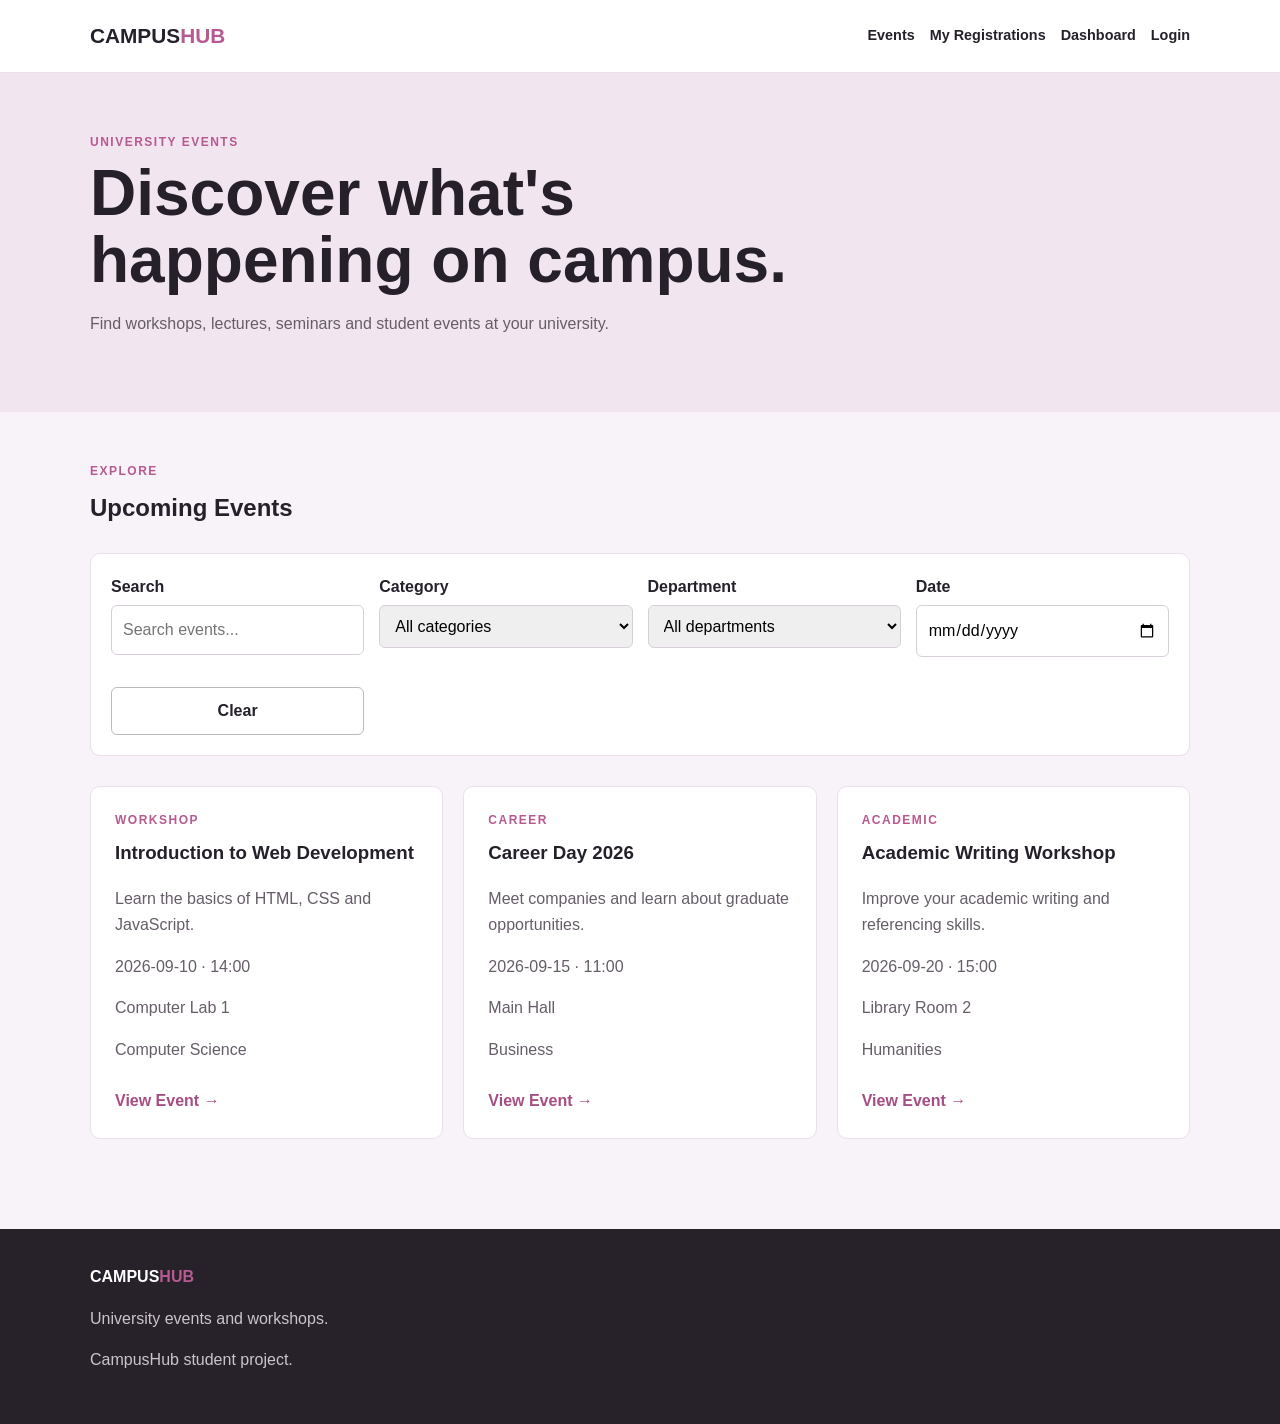
<file: index.html>
<!DOCTYPE html>
<html lang="en">

<head>

    <meta charset="UTF-8">

    <meta
        name="viewport"
        content="width=device-width, initial-scale=1.0"
    >

    <title>CampusHub - University Events</title>

    <link
        rel="stylesheet"
        href="css/style.css"
    >

</head>


<body>


<header class="site-header">

    <nav class="navbar">

        <a
            href="index.html"
            class="logo"
        >
            CAMPUS<span>HUB</span>
        </a>


        <div class="nav-links">

            <a href="index.html">
                Events
            </a>

            <a href="pages/my-registrations.html">
                My Registrations
            </a>

            <a href="pages/dashboard.html">
                Dashboard
            </a>

            <a href="pages/login.html">
                Login
            </a>

        </div>

    </nav>

</header>


<main>


<section class="hero">

    <div class="container">

        <p class="eyebrow">
            UNIVERSITY EVENTS
        </p>

        <h1>
            Discover what's happening
            on campus.
        </h1>

        <p class="hero-text">
            Find workshops, lectures, seminars
            and student events at your university.
        </p>

    </div>

</section>


<section class="events-section">

    <div class="container">


        <div class="section-header">

            <div>

                <p class="eyebrow">
                    EXPLORE
                </p>

                <h2>
                    Upcoming Events
                </h2>

            </div>

        </div>


        <form id="filterForm" class="filter-form">


            <div class="form-group">

                <label for="search">
                    Search
                </label>

                <input
                    type="search"
                    id="search"
                    placeholder="Search events..."
                >

            </div>


            <div class="form-group">

                <label for="category">
                    Category
                </label>

                <select id="category">

                    <option value="">
                        All categories
                    </option>

                </select>

            </div>


            <div class="form-group">

                <label for="department">
                    Department
                </label>

                <select id="department">

                    <option value="">
                        All departments
                    </option>

                </select>

            </div>


            <div class="form-group">

                <label for="date">
                    Date
                </label>

                <input
                    type="date"
                    id="date"
                >

            </div>


            <button
                type="button"
                id="clearFilters"
                class="secondary-button"
            >
                Clear
            </button>


        </form>


        <div
            id="eventList"
            class="event-grid"
        >

        </div>


        <p
            id="noEvents"
            class="no-events"
        >
            No events found.
        </p>


    </div>

</section>


</main>


<footer class="site-footer">

    <div class="container">

        <div class="footer-content">

            <div>

                <strong class="footer-logo">
                    CAMPUS<span>HUB</span>
                </strong>

                <p>
                    University events and workshops.
                </p>

            </div>

        </div>


        <p class="copyright">
            CampusHub student project.
        </p>

    </div>

</footer>


<script src="https://code.jquery.com/jquery-3.7.1.min.js"></script>

<script src="js/data.js"></script>
<script src="js/storage.js"></script>
<script src="js/app.js"></script>


<script>

$(document).ready(function () {


    let events = getEvents();


    const categorySelect =
        $("#category");


    const departmentSelect =
        $("#department");


    /*
       Create category options
    */

    const categories =
        [
            ...new Set(
                events.map(
                    function (event) {
                        return event.category;
                    }
                )
            )
        ];


    categories.forEach(
        function (category) {

            categorySelect.append(

                $("<option>")
                    .val(category)
                    .text(category)

            );

        }
    );


    /*
       Create department options
    */

    const departments =
        [
            ...new Set(
                events.map(
                    function (event) {
                        return event.department;
                    }
                )
            )
        ];


    departments.forEach(
        function (department) {

            departmentSelect.append(

                $("<option>")
                    .val(department)
                    .text(department)

            );

        }
    );


    /*
       Display events
    */

    function displayEvents() {


        const search =
            $("#search")
                .val()
                .toLowerCase()
                .trim();


        const category =
            $("#category").val();


        const department =
            $("#department").val();


        const date =
            $("#date").val();


        const filteredEvents =
            events.filter(
                function (event) {


                    const matchesSearch =
                        event.title
                            .toLowerCase()
                            .includes(search) ||

                        event.description
                            .toLowerCase()
                            .includes(search);


                    const matchesCategory =
                        !category ||
                        event.category === category;


                    const matchesDepartment =
                        !department ||
                        event.department === department;


                    const matchesDate =
                        !date ||
                        event.date === date;


                    return (
                        matchesSearch &&
                        matchesCategory &&
                        matchesDepartment &&
                        matchesDate
                    );

                }
            );


        const list =
            $("#eventList");


        list.empty();


        $("#noEvents").hide();


        if (
            filteredEvents.length === 0
        ) {

            $("#noEvents").show();

            return;

        }


        filteredEvents.forEach(
            function (event) {


                const card =
                    $("<article>")
                        .addClass("event-card");


                card.append(

                    $("<p>")
                        .addClass("eyebrow")
                        .text(event.category)

                );


                card.append(

                    $("<h3>")
                        .text(event.title)

                );


                card.append(

                    $("<p>")
                        .addClass("event-description")
                        .text(event.description)

                );


                card.append(

                    $("<p>")
                        .addClass("event-meta")
                        .text(
                            event.date +
                            " · " +
                            event.time
                        )

                );


                card.append(

                    $("<p>")
                        .addClass("event-meta")
                        .text(
                            event.location
                        )

                );


                card.append(

                    $("<p>")
                        .addClass("event-meta")
                        .text(
                            event.department
                        )

                );


                card.append(

                    $("<a>")
                        .addClass("event-link")
                        .attr(
                            "href",
                            "pages/event.html?id=" +
                            event.id
                        )
                        .text(
                            "View Event →"
                        )

                );


                list.append(card);

            }
        );

    }


    /*
       Filters update immediately
    */

    $("#search").on(
        "input",
        displayEvents
    );


    $("#category").on(
        "change",
        displayEvents
    );


    $("#department").on(
        "change",
        displayEvents
    );


    $("#date").on(
        "change",
        displayEvents
    );


    /*
       Clear filters
    */

    $("#clearFilters").on(
        "click",
        function () {

            $("#search").val("");

            $("#category").val("");

            $("#department").val("");

            $("#date").val("");

            displayEvents();

        }
    );


    /*
       Initial display
    */

    displayEvents();

});

</script>


</body>

</html>
</file>
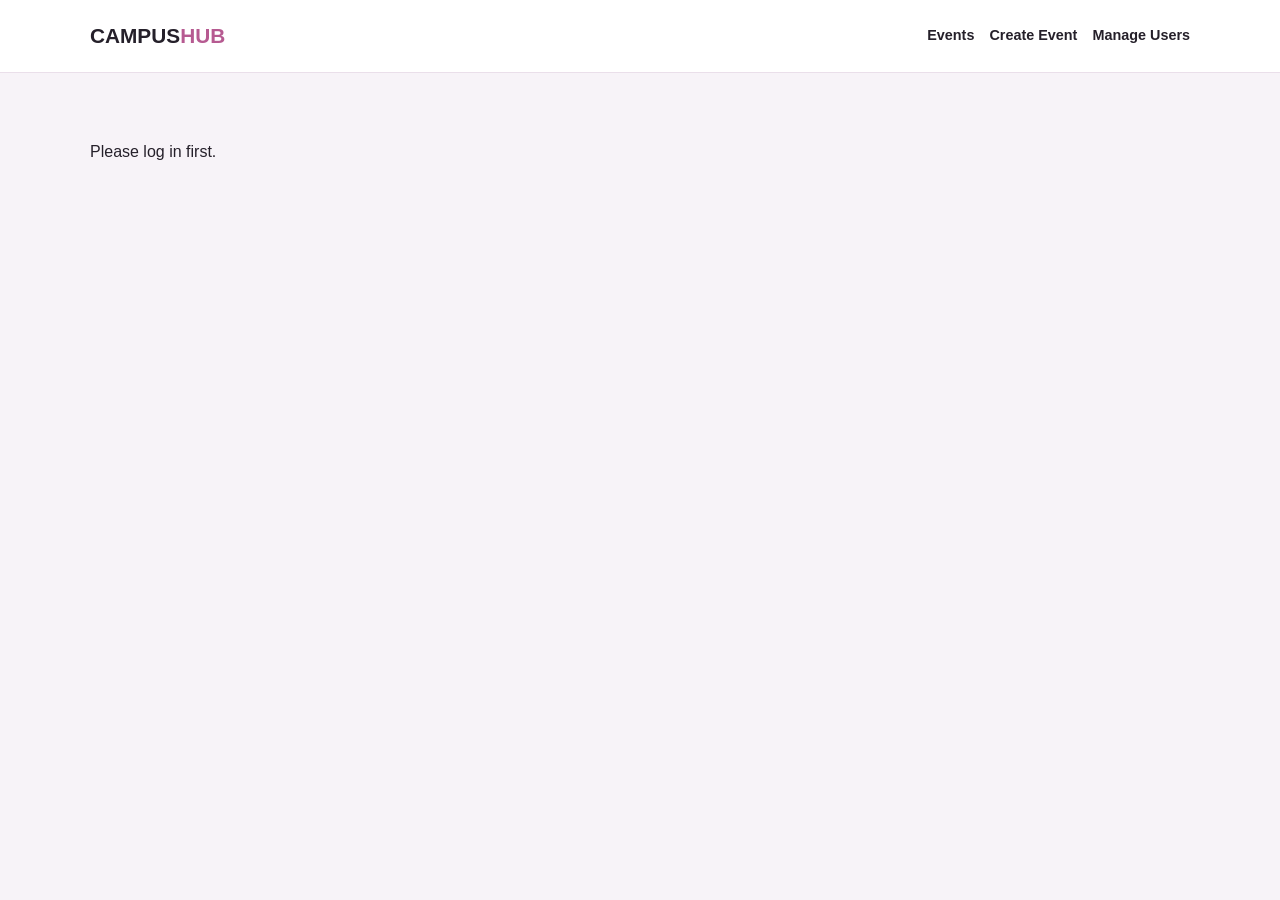
<file: pages/dashboard.html>
<!DOCTYPE html>
<html lang="en">

<head>
    <meta charset="UTF-8">

    <meta
        name="viewport"
        content="width=device-width, initial-scale=1.0"
    >

    <title>Dashboard - CampusHub</title>

    <link
        rel="stylesheet"
        href="../css/style.css"
    >
</head>

<body>

<header class="site-header">

    <nav class="navbar">

        <a
            href="../index.html"
            class="logo"
        >
            CAMPUS<span>HUB</span>
        </a>

        <div class="nav-links">

            <a href="../index.html">
                Events
            </a>

            <a
                href="event-form.html"
                id="createEventLink"
            >
                Create Event
            </a>

            <a
                href="users.html"
                id="adminUsersLink"
            >
                Manage Users
            </a>

        </div>

    </nav>

</header>


<main>

<section class="events-section">

<div class="container">

    <p class="eyebrow">
        DASHBOARD
    </p>

    <h1 id="dashboardTitle">
        My Events
    </h1>


    <div
        id="dashboardEvents"
        class="event-grid"
    ></div>

</div>

</section>

</main>


<script src="https://code.jquery.com/jquery-3.7.1.min.js"></script>

<script src="../js/security.js"></script>
<script src="../js/data.js"></script>
<script src="../js/storage.js"></script>
<script src="../js/events.js"></script>


<script>

$(document).ready(function () {

    const user =
        getCurrentUser();


    if (
        user.role !== "student" &&
        user.role !== "admin"
    ) {

        $("main").html(
            $("<section>")
                .addClass(
                    "events-section"
                )
                .append(
                    $("<div>")
                        .addClass(
                            "container"
                        )
                        .append(
                            $("<p>")
                                .text(
                                    "Please log in first."
                                )
                        )
                )
        );

        return;

    }


    if (
        user.role !== "admin"
    ) {

        $("#adminUsersLink").hide();

    } else {

        $("#dashboardTitle").text(
            "All Events"
        );

    }


    const events =
        getEvents();


    const displayedEvents =
        user.role === "admin"
            ? events
            : events.filter(
                function (event) {

                    return (
                        event.ownerUsername ===
                        user.username
                    );

                }
            );


    const container =
        $("#dashboardEvents");


    if (
        displayedEvents.length === 0
    ) {

        container.append(
            $("<p>")
                .text(
                    "No events found."
                )
        );

        return;

    }


    displayedEvents.forEach(
        function (event) {

            const card =
                $("<article>")
                    .addClass(
                        "event-card"
                    );


            $("<p>")
                .addClass("eyebrow")
                .text(event.category)
                .appendTo(card);


            $("<h2>")
                .text(event.title)
                .appendTo(card);


            $("<p>")
                .text(
                    event.date +
                    " · " +
                    event.time
                )
                .appendTo(card);


            $("<p>")
                .text(
                    "Created by: " +
                    event.ownerUsername
                )
                .appendTo(card);


            $("<a>")
                .addClass(
                    "secondary-button"
                )
                .attr(
                    "href",
                    "event-form.html?id=" +
                    event.id
                )
                .text("Edit")
                .appendTo(card);


            const remove =
                $("<button>")
                    .addClass(
                        "danger-button"
                    )
                    .text("Delete");


            remove.on(
                "click",
                function () {

                    if (
                        !confirm(
                            "Delete this event?"
                        )
                    ) {
                        return;
                    }


                    if (
                        deleteEvent(
                            event.id
                        )
                    ) {

                        window.location.reload();

                    }

                }
            );


            card.append(remove);

            container.append(card);

        }
    );

});

</script>

</body>
</html>
</file>
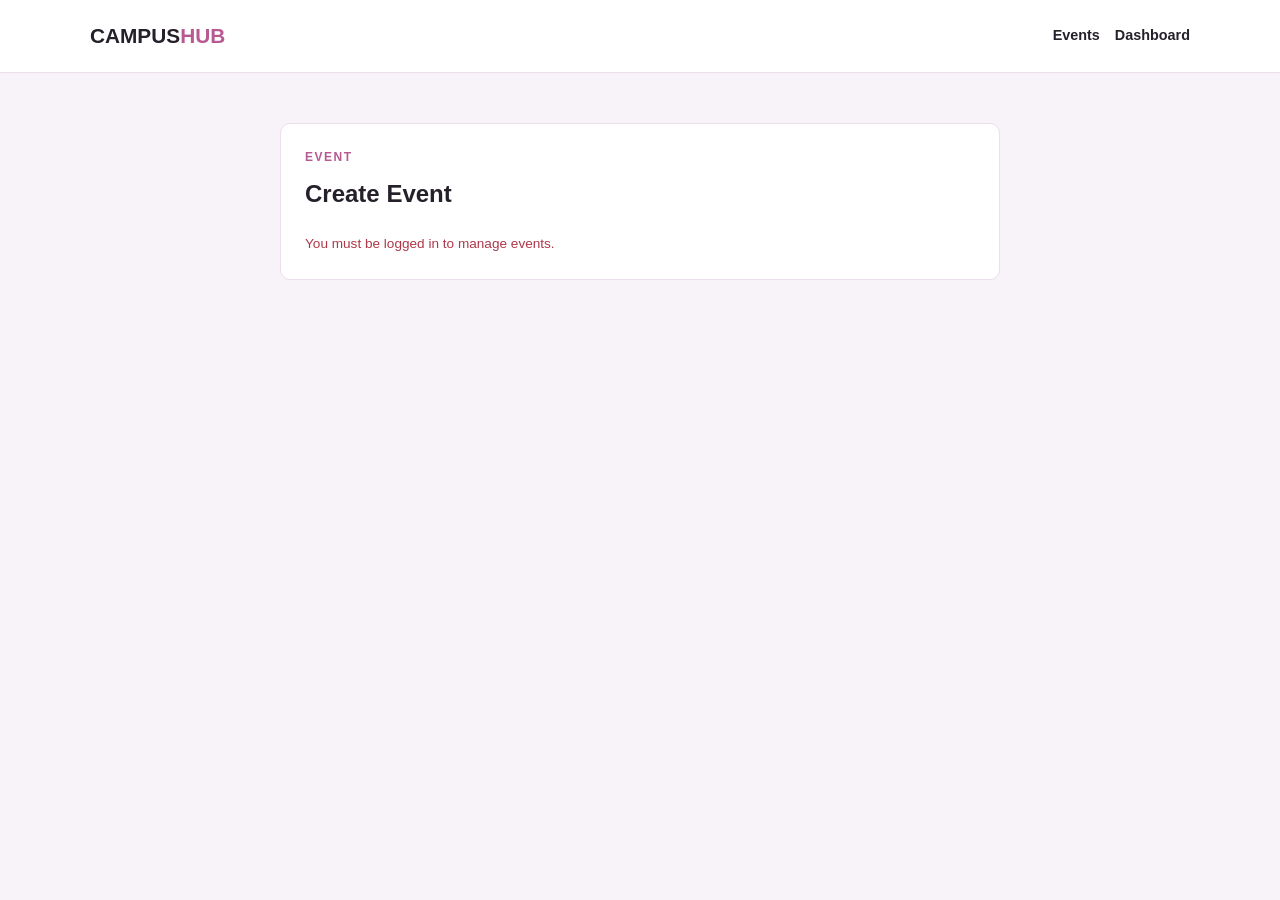
<file: pages/event-form.html>
<!DOCTYPE html>
<html lang="en">

<head>
    <meta charset="UTF-8">

    <meta
        name="viewport"
        content="width=device-width, initial-scale=1.0"
    >

    <title>Event Form - CampusHub</title>

    <link
        rel="stylesheet"
        href="../css/style.css"
    >
</head>

<body>

<header class="site-header">

    <nav class="navbar">

        <a
            href="../index.html"
            class="logo"
        >
            CAMPUS<span>HUB</span>
        </a>

        <div class="nav-links">

            <a href="../index.html">
                Events
            </a>

            <a href="dashboard.html">
                Dashboard
            </a>

        </div>

    </nav>

</header>


<main>

<section class="events-section">

<div class="container">

<div class="form-card">

    <p class="eyebrow">
        EVENT
    </p>

    <h1 id="formTitle">
        Create Event
    </h1>


    <p
        id="accessError"
        class="form-error"
    ></p>


    <form
        id="eventForm"
        novalidate
    >

        <div class="form-group">

            <label for="title">
                Event Title
            </label>

            <input
                type="text"
                id="title"
                maxlength="100"
                required
            >

            <p
                id="titleError"
                class="form-error"
            ></p>

        </div>


        <div class="form-group">

            <label for="description">
                Description
            </label>

            <textarea
                id="description"
                maxlength="500"
                required
            ></textarea>

            <p
                id="descriptionError"
                class="form-error"
            ></p>

        </div>


        <div class="form-group">

            <label for="date">
                Date
            </label>

            <input
                type="date"
                id="date"
                required
            >

            <p
                id="dateError"
                class="form-error"
            ></p>

        </div>


        <div class="form-group">

            <label for="time">
                Time
            </label>

            <input
                type="time"
                id="time"
                required
            >

            <p
                id="timeError"
                class="form-error"
            ></p>

        </div>


        <div class="form-group">

            <label for="location">
                Location
            </label>

            <input
                type="text"
                id="location"
                maxlength="100"
                required
            >

            <p
                id="locationError"
                class="form-error"
            ></p>

        </div>


        <div class="form-group">

            <label for="category">
                Category
            </label>

            <select
                id="category"
                required
            >

                <option value="">
                    Select Category
                </option>

                <option value="Workshop">
                    Workshop
                </option>

                <option value="Career">
                    Career
                </option>

                <option value="Social">
                    Social
                </option>

                <option value="Academic">
                    Academic
                </option>

            </select>

            <p
                id="categoryError"
                class="form-error"
            ></p>

        </div>


        <div class="form-group">

            <label for="department">
                Department
            </label>

            <select
                id="department"
                required
            >

                <option value="">
                    Select Department
                </option>

                <option value="Computer Science">
                    Computer Science
                </option>

                <option value="Business">
                    Business
                </option>

                <option value="Humanities">
                    Humanities
                </option>

                <option value="University">
                    University
                </option>

            </select>

            <p
                id="departmentError"
                class="form-error"
            ></p>

        </div>


        <p
            id="formError"
            class="form-error"
        ></p>


        <div class="form-actions">

            <button
                type="submit"
                class="primary-button"
            >
                Save Event
            </button>

            <a
                href="../index.html"
                class="secondary-button"
            >
                Cancel
            </a>

        </div>

    </form>

</div>

</div>

</section>

</main>


<script src="https://code.jquery.com/jquery-3.7.1.min.js"></script>

<script src="../js/security.js"></script>
<script src="../js/data.js"></script>
<script src="../js/storage.js"></script>
<script src="../js/events.js"></script>


<script>

$(document).ready(function () {

    const user =
        getCurrentUser();


    if (
        user.role !== "student" &&
        user.role !== "admin"
    ) {

        $("#eventForm").hide();

        $("#accessError").text(
            "You must be logged in to manage events."
        );

        return;

    }


    const params =
        new URLSearchParams(
            window.location.search
        );


    const eventId =
        params.get("id");


    let editingEvent = null;


    if (eventId) {

        editingEvent =
            getEvents().find(
                function (event) {

                    return (
                        String(event.id) ===
                        String(eventId)
                    );

                }
            );


        if (!editingEvent) {

            $("#eventForm").hide();

            $("#accessError").text(
                "Event not found."
            );

            return;

        }


        if (
            !canManageEvent(
                editingEvent,
                user
            )
        ) {

            $("#eventForm").hide();

            $("#accessError").text(
                "You cannot edit this event."
            );

            return;

        }


        $("#formTitle").text(
            "Edit Event"
        );


        $("#title").val(
            editingEvent.title
        );

        $("#description").val(
            editingEvent.description
        );

        $("#date").val(
            editingEvent.date
        );

        $("#time").val(
            editingEvent.time
        );

        $("#location").val(
            editingEvent.location
        );

        $("#category").val(
            editingEvent.category
        );

        $("#department").val(
            editingEvent.department
        );

    }


    $("#eventForm").on(
        "submit",
        function (event) {

            event.preventDefault();

            $(".form-error").text("");


            const rawTitle =
                $("#title").val();

            const rawDescription =
                $("#description").val();

            const rawLocation =
                $("#location").val();


            if (
                !isSafeInput(rawTitle) ||
                !isSafeInput(rawDescription) ||
                !isSafeInput(rawLocation)
            ) {

                $("#formError").text(
                    "Your input contains invalid code."
                );

                return;

            }


            const title =
                sanitizeInput(rawTitle);

            const description =
                sanitizeInput(
                    rawDescription
                );

            const location =
                sanitizeInput(
                    rawLocation
                );

            const date =
                $("#date").val();

            const time =
                $("#time").val();

            const category =
                $("#category").val();

            const department =
                $("#department").val();


            let valid = true;


            if (
                title.length < 3 ||
                title.length > 100
            ) {

                $("#titleError").text(
                    "Title must contain 3-100 characters."
                );

                valid = false;

            }


            if (
                description.length < 10 ||
                description.length > 500
            ) {

                $("#descriptionError").text(
                    "Description must contain 10-500 characters."
                );

                valid = false;

            }


            if (!date) {

                $("#dateError").text(
                    "Please select a date."
                );

                valid = false;

            }


            if (!time) {

                $("#timeError").text(
                    "Please select a time."
                );

                valid = false;

            }


            if (
                location.length < 2 ||
                location.length > 100
            ) {

                $("#locationError").text(
                    "Location must contain 2-100 characters."
                );

                valid = false;

            }


            if (!category) {

                $("#categoryError").text(
                    "Please select a category."
                );

                valid = false;

            }


            if (!department) {

                $("#departmentError").text(
                    "Please select a department."
                );

                valid = false;

            }


            if (!valid) {
                return;
            }


            const eventData = {
                title: title,
                description: description,
                date: date,
                time: time,
                location: location,
                category: category,
                department: department
            };


            let success;


            if (editingEvent) {

                success =
                    updateEvent(
                        editingEvent.id,
                        eventData
                    );

            } else {

                success =
                    createEvent(
                        eventData
                    );

            }


            if (!success) {

                $("#formError").text(
                    "Unable to save event."
                );

                return;

            }


            window.location.href =
                "../index.html";

        }
    );

});

</script>

</body>
</html>
</file>
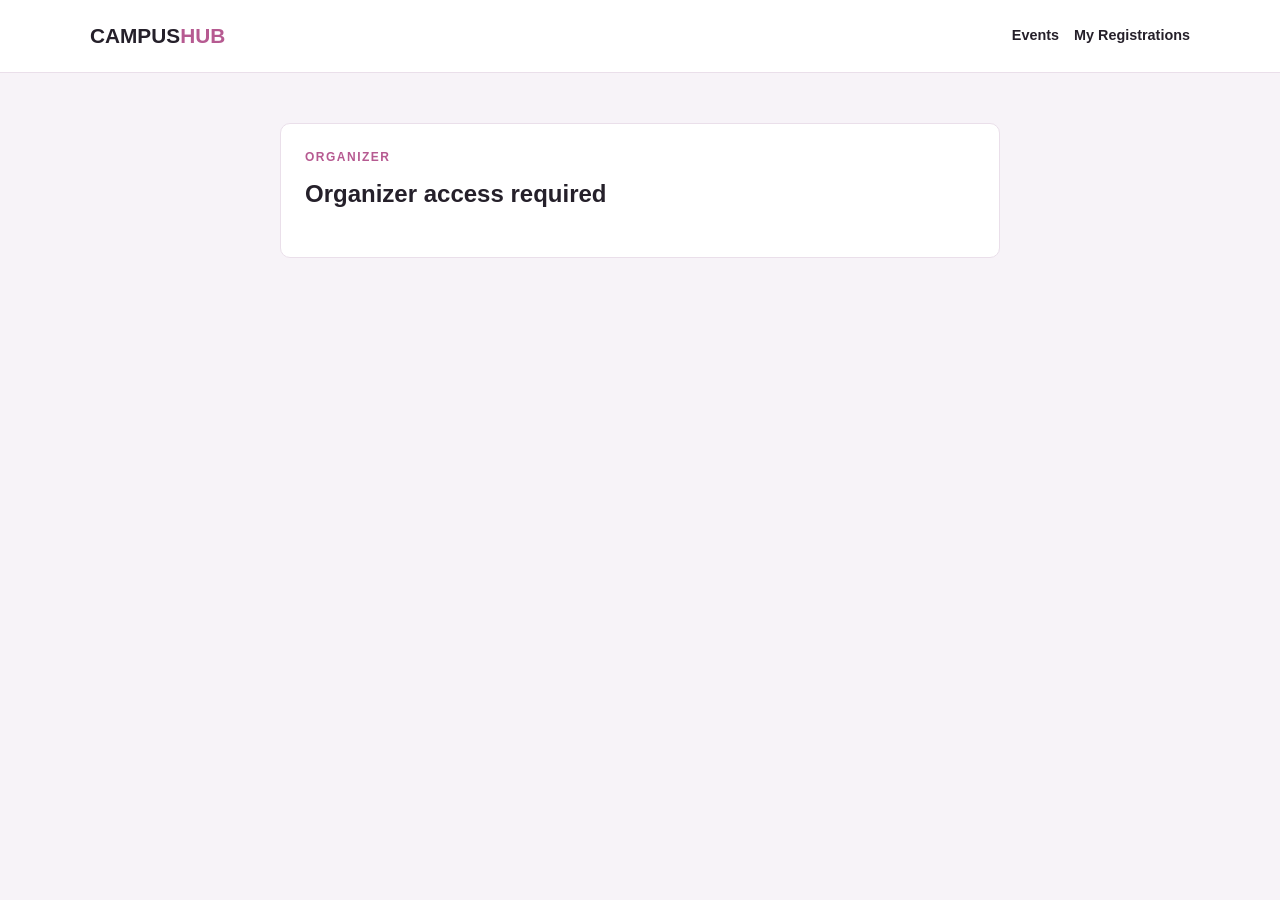
<file: pages/event.form.html>
<!DOCTYPE html>
<html lang="en">

<head>

    <meta charset="UTF-8">

    <meta
        name="viewport"
        content="width=device-width, initial-scale=1.0"
    >

    <title>Manage Event - Campus Hub</title>

    <link
        rel="stylesheet"
        href="../css/style.css"
    >

</head>


<body>


<header class="site-header">

    <nav class="navbar">

        <a
            href="../index.html"
            class="logo"
        >
            CAMPUS<span>HUB</span>
        </a>

        <div class="nav-links">

            <a href="../index.html">
                Events
            </a>

            <a href="my-registrations.html">
                My Registrations
            </a>

        </div>

    </nav>

</header>


<main>

    <section class="events-section">

        <div class="container">

            <div class="form-card">

                <p class="eyebrow">
                    ORGANIZER
                </p>

                <h1 id="formTitle">
                    Create Event
                </h1>


                <form id="eventForm">

                    <div class="form-group">

                        <label for="title">
                            Event title
                        </label>

                        <input
                            type="text"
                            id="title"
                            maxlength="100"
                            required
                        >

                        <span
                            class="form-error"
                            id="titleError"
                        ></span>

                    </div>


                    <div class="form-group">

                        <label for="description">
                            Description
                        </label>

                        <textarea
                            id="description"
                            maxlength="500"
                            required
                        ></textarea>

                        <span
                            class="form-error"
                            id="descriptionError"
                        ></span>

                    </div>


                    <div class="form-group">

                        <label for="date">
                            Date
                        </label>

                        <input
                            type="date"
                            id="date"
                            required
                        >

                        <span
                            class="form-error"
                            id="dateError"
                        ></span>

                    </div>


                    <div class="form-group">

                        <label for="time">
                            Time
                        </label>

                        <input
                            type="time"
                            id="time"
                            required
                        >

                        <span
                            class="form-error"
                            id="timeError"
                        ></span>

                    </div>


                    <div class="form-group">

                        <label for="location">
                            Location
                        </label>

                        <input
                            type="text"
                            id="location"
                            maxlength="100"
                            required
                        >

                        <span
                            class="form-error"
                            id="locationError"
                        ></span>

                    </div>


                    <div class="form-group">

                        <label for="category">
                            Category
                        </label>

                        <select
                            id="category"
                            required
                        >

                            <option value="">
                                Select category
                            </option>

                            <option value="Workshop">
                                Workshop
                            </option>

                            <option value="Seminar">
                                Seminar
                            </option>

                            <option value="Lecture">
                                Lecture
                            </option>

                            <option value="Social">
                                Social
                            </option>

                        </select>

                        <span
                            class="form-error"
                            id="categoryError"
                        ></span>

                    </div>


                    <div class="form-group">

                        <label for="department">
                            Department
                        </label>

                        <select
                            id="department"
                            required
                        >

                            <option value="">
                                Select department
                            </option>

                            <option value="Computer Science">
                                Computer Science
                            </option>

                            <option value="Business">
                                Business
                            </option>

                            <option value="Arts">
                                Arts
                            </option>

                            <option value="Library">
                                Library
                            </option>

                            <option value="International Office">
                                International Office
                            </option>

                        </select>

                        <span
                            class="form-error"
                            id="departmentError"
                        ></span>

                    </div>


                    <div class="form-actions">

                        <button
                            type="submit"
                            class="primary-button"
                        >
                            Save Event
                        </button>

                        <a
                            href="../index.html"
                            class="secondary-button event-link"
                        >
                            Cancel
                        </a>

                    </div>


                    <p
                        id="formMessage"
                        class="form-success"
                        aria-live="polite"
                    ></p>

                </form>

            </div>

        </div>

    </section>

</main>


<script src="https://code.jquery.com/jquery-3.7.1.min.js"></script>

<script src="../js/data.js"></script>
<script src="../js/storage.js"></script>
<script src="../js/app.js"></script>


<script>

$(document).ready(function () {

    if (currentUser.role !== "organizer") {

        $("#eventForm").hide();

        $("#formTitle")
            .text(
                "Organizer access required"
            );

        return;
    }


    const parameters =
        new URLSearchParams(
            window.location.search
        );


    const eventId =
        Number(
            parameters.get("id")
        );


    const editing =
        Boolean(eventId);


    if (editing) {

        $("#formTitle")
            .text("Edit Event");


        const event =
            events.find(function (item) {

                return item.id === eventId;

            });


        if (!event) {

            $("#formTitle")
                .text("Event not found");

            $("#eventForm").hide();

            return;
        }


        if (
            event.organizerId !==
            currentUser.id
        ) {

            $("#formTitle")
                .text(
                    "You cannot edit this event"
                );

            $("#eventForm").hide();

            return;
        }


        $("#title").val(event.title);

        $("#description")
            .val(event.description);

        $("#date").val(event.date);

        $("#time").val(event.time);

        $("#location")
            .val(event.location);

        $("#category")
            .val(event.category);

        $("#department")
            .val(event.department);

    }


    $("#eventForm").on(
        "submit",
        function (event) {

            event.preventDefault();


            $(".form-error").text("");

            let valid = true;


            const title =
                $("#title").val().trim();


            const description =
                $("#description")
                    .val()
                    .trim();


            const date =
                $("#date").val();


            const time =
                $("#time").val();


            const location =
                $("#location")
                    .val()
                    .trim();


            const category =
                $("#category").val();


            const department =
                $("#department").val();


            if (
                title.length < 3
            ) {

                $("#titleError")
                    .text(
                        "Title must be at least 3 characters."
                    );

                valid = false;
            }


            if (
                description.length < 10
            ) {

                $("#descriptionError")
                    .text(
                        "Description must be at least 10 characters."
                    );

                valid = false;
            }


            if (!date) {

                $("#dateError")
                    .text(
                        "Please select a date."
                    );

                valid = false;
            }


            if (!time) {

                $("#timeError")
                    .text(
                        "Please select a time."
                    );

                valid = false;
            }


            if (
                location.length < 2
            ) {

                $("#locationError")
                    .text(
                        "Please enter a location."
                    );

                valid = false;
            }


            if (!category) {

                $("#categoryError")
                    .text(
                        "Please select a category."
                    );

                valid = false;
            }


            if (!department) {

                $("#departmentError")
                    .text(
                        "Please select a department."
                    );

                valid = false;
            }


            if (!valid) {
                return;
            }


            const eventData = {

                title: title,

                description:
                    description,

                date: date,

                time: time,

                location:
                    location,

                category:
                    category,

                department:
                    department
            };


            if (editing) {

                updateEvent(
                    eventId,
                    eventData
                );

                $("#formMessage")
                    .text(
                        "Event updated successfully."
                    );

            } else {

                createEvent(
                    eventData
                );

                $("#formMessage")
                    .text(
                        "Event created successfully."
                    );

                $("#eventForm")[0].reset();

            }

        }
    );

});

</script>

</body>

</html>
</file>
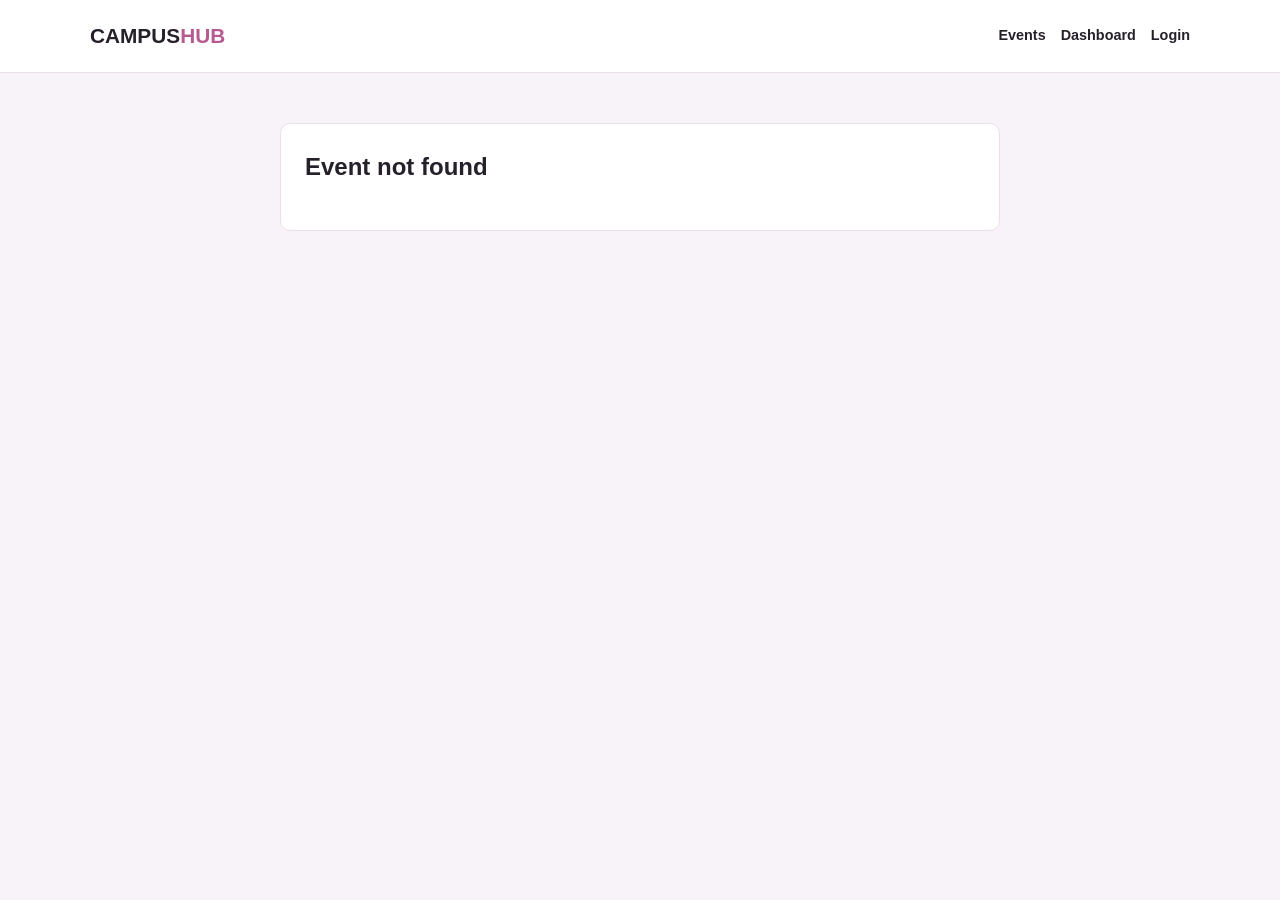
<file: pages/event.html>
<!DOCTYPE html>
<html lang="en">

<head>
    <meta charset="UTF-8">

    <meta
        name="viewport"
        content="width=device-width, initial-scale=1.0"
    >

    <title>Event Details - CampusHub</title>

    <link
        rel="stylesheet"
        href="../css/style.css"
    >
</head>

<body>

<header class="site-header">

    <nav class="navbar">

        <a
            href="../index.html"
            class="logo"
        >
            CAMPUS<span>HUB</span>
        </a>

        <div class="nav-links">

            <a href="../index.html">
                Events
            </a>

            <a href="dashboard.html">
                Dashboard
            </a>

            <a href="login.html">
                Login
            </a>

        </div>

    </nav>

</header>


<main>

<section class="events-section">

<div class="container">

    <div id="eventContainer"></div>

</div>

</section>

</main>


<script src="https://code.jquery.com/jquery-3.7.1.min.js"></script>

<script src="../js/security.js"></script>
<script src="../js/data.js"></script>
<script src="../js/storage.js"></script>
<script src="../js/events.js"></script>


<script>

$(document).ready(function () {

    const params =
        new URLSearchParams(
            window.location.search
        );


    const eventId =
        params.get("id");


    const event =
        getEvents().find(
            function (item) {

                return (
                    String(item.id) ===
                    String(eventId)
                );

            }
        );


    const container =
        $("#eventContainer");


    if (!event) {

        container.append(

            $("<div>")
                .addClass("form-card")
                .append(
                    $("<h1>")
                        .text(
                            "Event not found"
                        )
                )

        );

        return;

    }


    const user =
        getCurrentUser();


    const card =
        $("<article>")
            .addClass("form-card");


    $("<p>")
        .addClass("eyebrow")
        .text(event.category)
        .appendTo(card);


    $("<h1>")
        .text(event.title)
        .appendTo(card);


    $("<p>")
        .text(event.description)
        .appendTo(card);


    $("<p>")
        .text(
            "Date: " +
            event.date
        )
        .appendTo(card);


    $("<p>")
        .text(
            "Time: " +
            event.time
        )
        .appendTo(card);


    $("<p>")
        .text(
            "Location: " +
            event.location
        )
        .appendTo(card);


    $("<p>")
        .text(
            "Department: " +
            event.department
        )
        .appendTo(card);


    $("<p>")
        .text(
            "Created by: " +
            event.ownerUsername
        )
        .appendTo(card);


    const actions =
        $("<div>")
            .addClass(
                "form-actions"
            );


    if (
        user.role === "student" &&
        event.ownerUsername !==
            user.username
    ) {

        $("<a>")
            .addClass("primary-button")
            .attr(
                "href",
                "register.html?eventId=" +
                event.id
            )
            .text("Register")
            .appendTo(actions);

    }


    if (
        canManageEvent(
            event,
            user
        )
    ) {

        $("<a>")
            .addClass(
                "secondary-button"
            )
            .attr(
                "href",
                "event-form.html?id=" +
                event.id
            )
            .text("Edit")
            .appendTo(actions);


        const deleteButton =
            $("<button>")
                .addClass(
                    "danger-button"
                )
                .text("Delete");


        deleteButton.on(
            "click",
            function () {

                if (
                    !confirm(
                        "Delete this event?"
                    )
                ) {
                    return;
                }


                if (
                    deleteEvent(event.id)
                ) {

                    window.location.href =
                        "../index.html";

                }

            }
        );


        actions.append(
            deleteButton
        );

    }


    if (
        user.role === "guest"
    ) {

        $("<p>")
            .text(
                "Login as a student to register."
            )
            .appendTo(actions);

    }


    card.append(actions);

    container.append(card);

    card.hide().fadeIn(300);

});

</script>

</body>
</html>
</file>
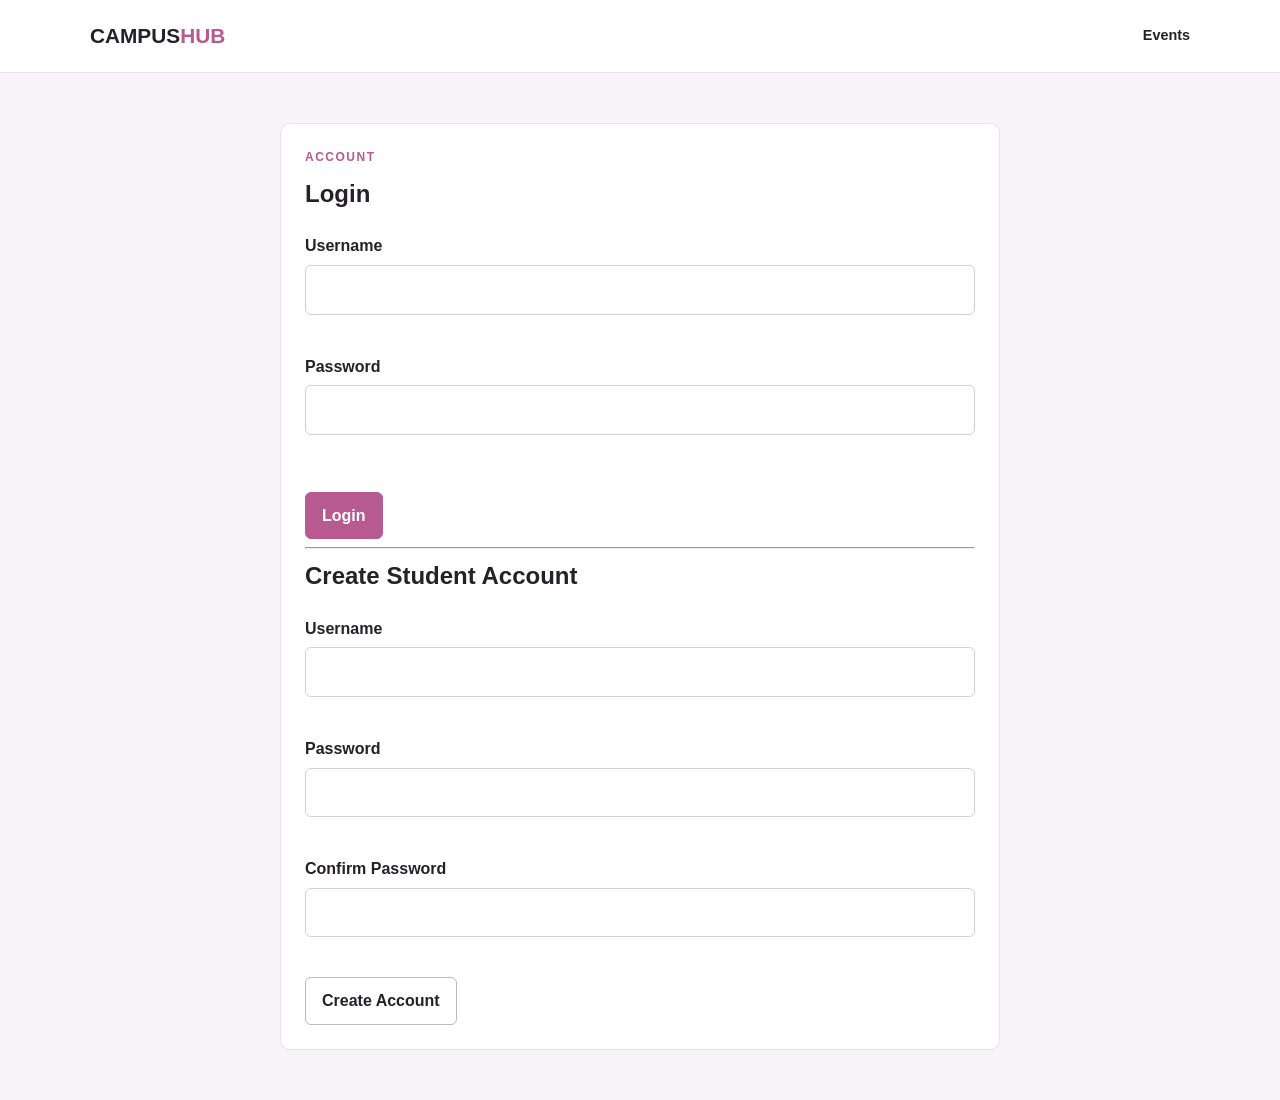
<file: pages/login.html>
<!DOCTYPE html>
<html lang="en">

<head>
    <meta charset="UTF-8">

    <meta
        name="viewport"
        content="width=device-width, initial-scale=1.0"
    >

    <title>Login - CampusHub</title>

    <link
        rel="stylesheet"
        href="../css/style.css"
    >
</head>

<body>

<header class="site-header">

    <nav class="navbar">

        <a
            href="../index.html"
            class="logo"
        >
            CAMPUS<span>HUB</span>
        </a>

        <div class="nav-links">

            <a href="../index.html">
                Events
            </a>

        </div>

    </nav>

</header>


<main>

<section class="events-section">

<div class="container">


<div class="form-card">

    <p class="eyebrow">
        ACCOUNT
    </p>

    <h1>
        Login
    </h1>


    <form
        id="loginForm"
        novalidate
    >

        <div class="form-group">

            <label for="username">
                Username
            </label>

            <input
                type="text"
                id="username"
                maxlength="30"
                autocomplete="username"
                required
            >

            <p
                id="usernameError"
                class="form-error"
            ></p>

        </div>


        <div class="form-group">

            <label for="password">
                Password
            </label>

            <input
                type="password"
                id="password"
                maxlength="72"
                autocomplete="current-password"
                required
            >

            <p
                id="passwordError"
                class="form-error"
            ></p>

        </div>


        <p
            id="loginError"
            class="form-error"
        ></p>


        <button
            type="submit"
            class="primary-button"
        >
            Login
        </button>

    </form>


    <hr>


    <h2>
        Create Student Account
    </h2>


    <form
        id="registerForm"
        novalidate
    >

        <div class="form-group">

            <label for="newUsername">
                Username
            </label>

            <input
                type="text"
                id="newUsername"
                maxlength="30"
                required
            >

            <p
                id="newUsernameError"
                class="form-error"
            ></p>

        </div>


        <div class="form-group">

            <label for="newPassword">
                Password
            </label>

            <input
                type="password"
                id="newPassword"
                maxlength="72"
                required
            >

            <p
                id="newPasswordError"
                class="form-error"
            ></p>

        </div>


        <div class="form-group">

            <label for="confirmPassword">
                Confirm Password
            </label>

            <input
                type="password"
                id="confirmPassword"
                maxlength="72"
                required
            >

            <p
                id="confirmPasswordError"
                class="form-error"
            ></p>

        </div>


        <p
            id="registerMessage"
            class="form-success"
        ></p>


        <button
            type="submit"
            class="secondary-button"
        >
            Create Account
        </button>

    </form>

</div>


</div>

</section>

</main>


<script src="https://code.jquery.com/jquery-3.7.1.min.js"></script>

<script src="../js/security.js"></script>
<script src="../js/data.js"></script>
<script src="../js/storage.js"></script>
<script src="../js/auth.js"></script>


<script>

$(document).ready(function () {


    $("#loginForm").on(
        "submit",
        function (event) {

            event.preventDefault();

            $(".form-error").text("");


            const rawUsername =
                $("#username").val();

            const password =
                $("#password").val();


            if (
                !isSafeInput(rawUsername)
            ) {

                $("#usernameError").text(
                    "Invalid username."
                );

                return;

            }


            const username =
                sanitizeInput(
                    rawUsername
                );


            if (
                !isValidUsername(
                    username
                )
            ) {

                $("#usernameError").text(
                    "Username must contain 3-30 letters, numbers, underscores or hyphens."
                );

                return;

            }


            if (
                password.length < 1 ||
                password.length > 72
            ) {

                $("#passwordError").text(
                    "Please enter your password."
                );

                return;

            }


            if (
                !login(
                    username,
                    password
                )
            ) {

                $("#loginError").text(
                    "Invalid username or password."
                );

                return;

            }


            window.location.href =
                "../index.html";

        }
    );


    $("#registerForm").on(
        "submit",
        function (event) {

            event.preventDefault();

            $(".form-error").text("");

            $("#registerMessage").text("");


            const rawUsername =
                $("#newUsername").val();

            const password =
                $("#newPassword").val();

            const confirm =
                $("#confirmPassword").val();


            if (
                !isSafeInput(rawUsername)
            ) {

                $("#newUsernameError").text(
                    "Invalid username."
                );

                return;

            }


            const username =
                sanitizeInput(
                    rawUsername
                );


            if (
                !isValidUsername(
                    username
                )
            ) {

                $("#newUsernameError").text(
                    "Username must contain 3-30 letters, numbers, underscores or hyphens."
                );

                return;

            }


            if (
                password.length < 8 ||
                password.length > 72
            ) {

                $("#newPasswordError").text(
                    "Password must contain 8-72 characters."
                );

                return;

            }


            if (
                password !== confirm
            ) {

                $("#confirmPasswordError").text(
                    "Passwords do not match."
                );

                return;

            }


            if (
                !registerStudent(
                    username,
                    password
                )
            ) {

                $("#newUsernameError").text(
                    "Username already exists."
                );

                return;

            }


            $("#registerForm")[0].reset();


            $("#registerMessage")
                .hide()
                .text(
                    "Account created. You can now log in."
                )
                .fadeIn(300);

        }
    );

});

</script>

</body>
</html>
</file>
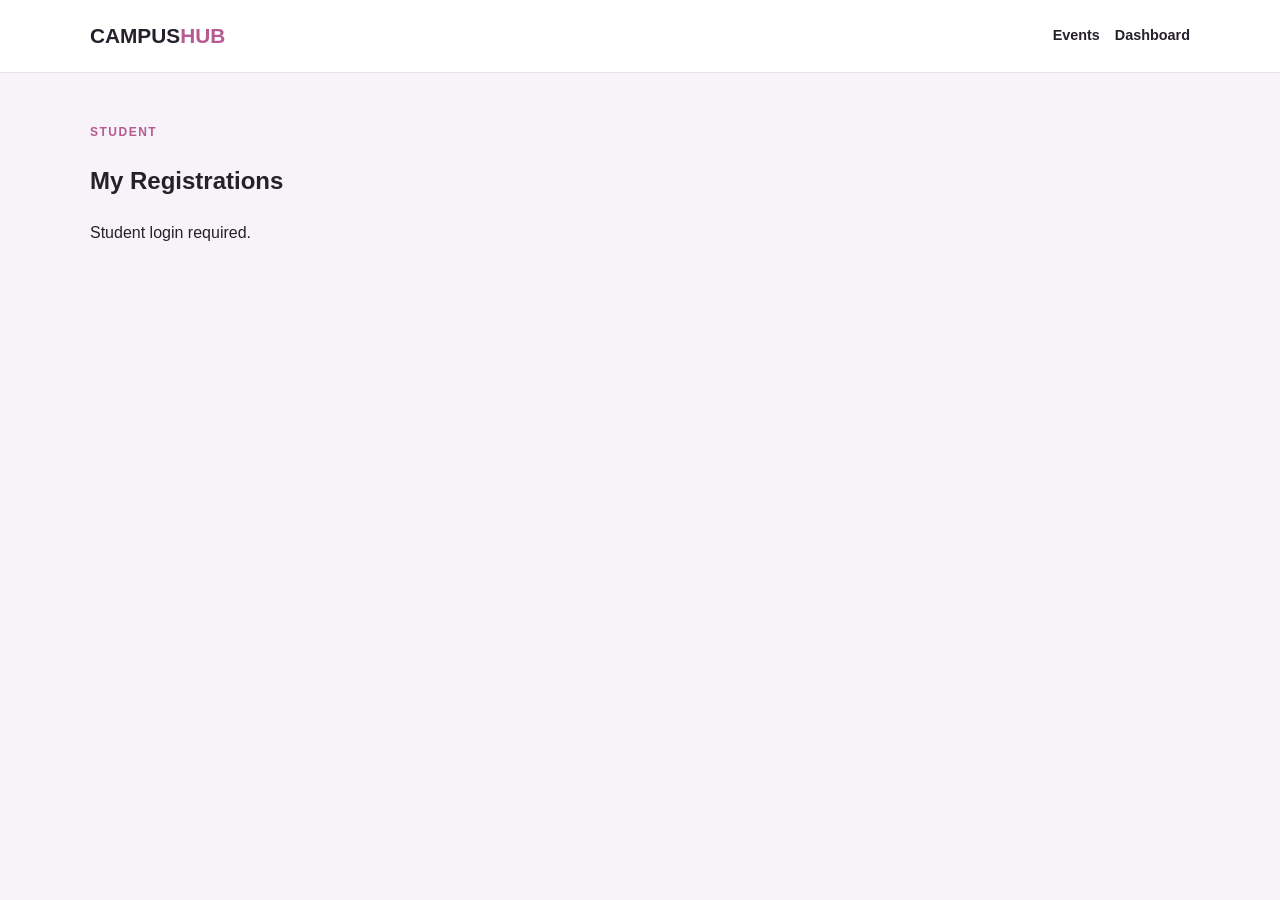
<file: pages/my-registrations.html>
<!DOCTYPE html>
<html lang="en">

<head>
    <meta charset="UTF-8">

    <meta
        name="viewport"
        content="width=device-width, initial-scale=1.0"
    >

    <title>My Registrations</title>

    <link
        rel="stylesheet"
        href="../css/style.css"
    >
</head>

<body>

<header class="site-header">

    <nav class="navbar">

        <a
            href="../index.html"
            class="logo"
        >
            CAMPUS<span>HUB</span>
        </a>

        <div class="nav-links">

            <a href="../index.html">
                Events
            </a>

            <a href="dashboard.html">
                Dashboard
            </a>

        </div>

    </nav>

</header>


<main>

<section class="events-section">

<div class="container">

    <p class="eyebrow">
        STUDENT
    </p>

    <h1>
        My Registrations
    </h1>


    <div id="registrationList"></div>

</div>

</section>

</main>


<script src="https://code.jquery.com/jquery-3.7.1.min.js"></script>

<script src="../js/security.js"></script>
<script src="../js/data.js"></script>
<script src="../js/storage.js"></script>
<script src="../js/registrations.js"></script>


<script>

$(document).ready(function () {

    const user =
        getCurrentUser();


    const container =
        $("#registrationList");


    if (
        user.role !== "student"
    ) {

        container.append(
            $("<p>")
                .text(
                    "Student login required."
                )
        );

        return;

    }


    function displayRegistrations() {

        container.empty();


        const registrations =
            getStudentRegistrations(
                user.username
            );


        if (
            registrations.length === 0
        ) {

            container.append(
                $("<p>")
                    .text(
                        "You have no registrations."
                    )
            );

            return;

        }


        registrations.forEach(
            function (registration) {

                const event =
                    getEvents().find(
                        function (item) {

                            return (
                                String(item.id) ===
                                String(
                                    registration.eventId
                                )
                            );

                        }
                    );


                if (!event) {
                    return;
                }


                const card =
                    $("<article>")
                        .addClass(
                            "registration-item"
                        );


                $("<h2>")
                    .text(event.title)
                    .appendTo(card);


                $("<p>")
                    .text(
                        "Name: " +
                        registration.name
                    )
                    .appendTo(card);


                $("<p>")
                    .text(
                        "Email: " +
                        registration.email
                    )
                    .appendTo(card);


                const actions =
                    $("<div>")
                        .addClass(
                            "registration-actions"
                        );


                const edit =
                    $("<button>")
                        .addClass(
                            "secondary-button"
                        )
                        .text(
                            "Edit Details"
                        );


                edit.on(
                    "click",
                    function () {

                        showEditForm(
                            registration
                        );

                    }
                );


                const cancel =
                    $("<button>")
                        .addClass(
                            "danger-button"
                        )
                        .text(
                            "Cancel"
                        );


                cancel.on(
                    "click",
                    function () {

                        if (
                            !confirm(
                                "Cancel this registration?"
                            )
                        ) {
                            return;
                        }


                        deleteRegistration(
                            registration.id
                        );


                        displayRegistrations();

                    }
                );


                actions.append(
                    edit,
                    cancel
                );


                card.append(actions);

                container.append(card);

            }
        );

    }


    function showEditForm(
        registration
    ) {

        container.empty();


        const form =
            $("<form>")
                .addClass(
                    "form-card"
                );


        $("<h2>")
            .text(
                "Edit Registration"
            )
            .appendTo(form);


        const name =
            $("<input>")
                .attr({
                    type: "text",
                    maxlength: 80
                })
                .val(
                    registration.name
                );


        const email =
            $("<input>")
                .attr({
                    type: "email",
                    maxlength: 120
                })
                .val(
                    registration.email
                );


        const nameLabel =
            $("<label>")
                .text("Full Name");


        const emailLabel =
            $("<label>")
                .text("Email");


        const nameGroup =
            $("<div>")
                .addClass(
                    "form-group"
                )
                .append(
                    nameLabel,
                    name
                );


        const emailGroup =
            $("<div>")
                .addClass(
                    "form-group"
                )
                .append(
                    emailLabel,
                    email
                );


        const error =
            $("<p>")
                .addClass(
                    "form-error"
                );


        const save =
            $("<button>")
                .attr(
                    "type",
                    "submit"
                )
                .addClass(
                    "primary-button"
                )
                .text(
                    "Save"
                );


        const back =
            $("<button>")
                .attr(
                    "type",
                    "button"
                )
                .addClass(
                    "secondary-button"
                )
                .text(
                    "Back"
                );


        back.on(
            "click",
            displayRegistrations
        );


        const actions =
            $("<div>")
                .addClass(
                    "form-actions"
                )
                .append(
                    save,
                    back
                );


        form.append(
            nameGroup,
            emailGroup,
            error,
            actions
        );


        form.on(
            "submit",
            function (event) {

                event.preventDefault();


                const rawName =
                    name.val();

                const rawEmail =
                    email.val();


                if (
                    !isSafeInput(rawName) ||
                    !isSafeInput(rawEmail)
                ) {

                    error.text(
                        "Invalid input."
                    );

                    return;

                }


                const safeName =
                    sanitizeInput(
                        rawName
                    );

                const safeEmail =
                    sanitizeInput(
                        rawEmail
                    );


                if (
                    safeName.length < 2
                ) {

                    error.text(
                        "Enter a valid name."
                    );

                    return;

                }


                if (
                    !isValidEmail(
                        safeEmail
                    )
                ) {

                    error.text(
                        "Enter a valid email."
                    );

                    return;

                }


                updateRegistration(
                    registration.id,
                    safeName,
                    safeEmail
                );


                displayRegistrations();

            }
        );


        container.append(form);

    }


    displayRegistrations();

});

</script>

</body>
</html>
</file>
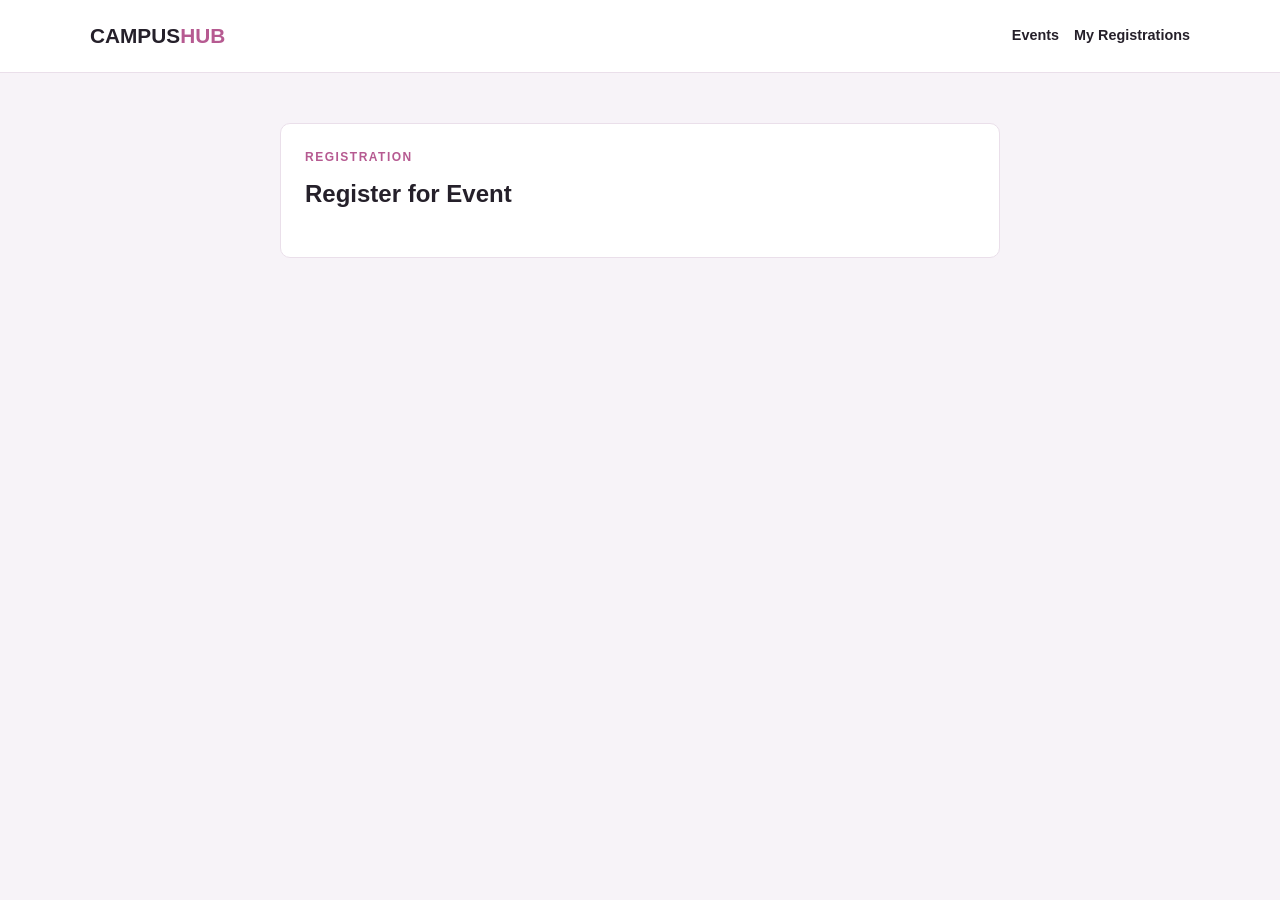
<file: pages/register.html>
<!DOCTYPE html>
<html lang="en">

<head>
    <meta charset="UTF-8">

    <meta
        name="viewport"
        content="width=device-width, initial-scale=1.0"
    >

    <title>Register for Event</title>

    <link
        rel="stylesheet"
        href="../css/style.css"
    >
</head>

<body>

<header class="site-header">

    <nav class="navbar">

        <a
            href="../index.html"
            class="logo"
        >
            CAMPUS<span>HUB</span>
        </a>

        <div class="nav-links">

            <a href="../index.html">
                Events
            </a>

            <a href="my-registrations.html">
                My Registrations
            </a>

        </div>

    </nav>

</header>


<main>

<section class="events-section">

<div class="container">

<div class="form-card">

    <p class="eyebrow">
        REGISTRATION
    </p>

    <h1>
        Register for Event
    </h1>


    <p
        id="eventName"
    ></p>


    <form
        id="registrationForm"
        novalidate
    >

        <div class="form-group">

            <label for="name">
                Full Name
            </label>

            <input
                type="text"
                id="name"
                maxlength="80"
                required
            >

            <p
                id="nameError"
                class="form-error"
            ></p>

        </div>


        <div class="form-group">

            <label for="email">
                Email
            </label>

            <input
                type="email"
                id="email"
                maxlength="120"
                required
            >

            <p
                id="emailError"
                class="form-error"
            ></p>

        </div>


        <p
            id="formError"
            class="form-error"
        ></p>


        <button
            type="submit"
            class="primary-button"
        >
            Register
        </button>

    </form>

</div>

</div>

</section>

</main>


<script src="https://code.jquery.com/jquery-3.7.1.min.js"></script>

<script src="../js/security.js"></script>
<script src="../js/data.js"></script>
<script src="../js/storage.js"></script>
<script src="../js/registrations.js"></script>


<script>

$(document).ready(function () {

    const user =
        getCurrentUser();


    if (
        user.role !== "student"
    ) {

        $("#registrationForm").hide();

        $("#formError").text(
            "Only students can register."
        );

        return;

    }


    const params =
        new URLSearchParams(
            window.location.search
        );


    const eventId =
        params.get("eventId");


    const event =
        getEvents().find(
            function (item) {

                return (
                    String(item.id) ===
                    String(eventId)
                );

            }
        );


    if (!event) {

        $("#registrationForm").hide();

        $("#formError").text(
            "Event not found."
        );

        return;

    }


    $("#eventName").text(
        event.title
    );


    $("#registrationForm").on(
        "submit",
        function (eventObject) {

            eventObject.preventDefault();

            $(".form-error").text("");


            const rawName =
                $("#name").val();

            const rawEmail =
                $("#email").val();


            if (
                !isSafeInput(rawName) ||
                !isSafeInput(rawEmail)
            ) {

                $("#formError").text(
                    "Invalid input."
                );

                return;

            }


            const name =
                sanitizeInput(rawName);

            const email =
                sanitizeInput(rawEmail);


            let valid = true;


            if (
                name.length < 2 ||
                name.length > 80
            ) {

                $("#nameError").text(
                    "Enter a valid name."
                );

                valid = false;

            }


            if (
                !isValidEmail(email)
            ) {

                $("#emailError").text(
                    "Enter a valid email address."
                );

                valid = false;

            }


            if (!valid) {
                return;
            }


            if (
                !createRegistration(
                    eventId,
                    name,
                    email
                )
            ) {

                $("#formError").text(
                    "You may already be registered."
                );

                return;

            }


            window.location.href =
                "my-registrations.html";

        }
    );

});

</script>

</body>
</html>
</file>
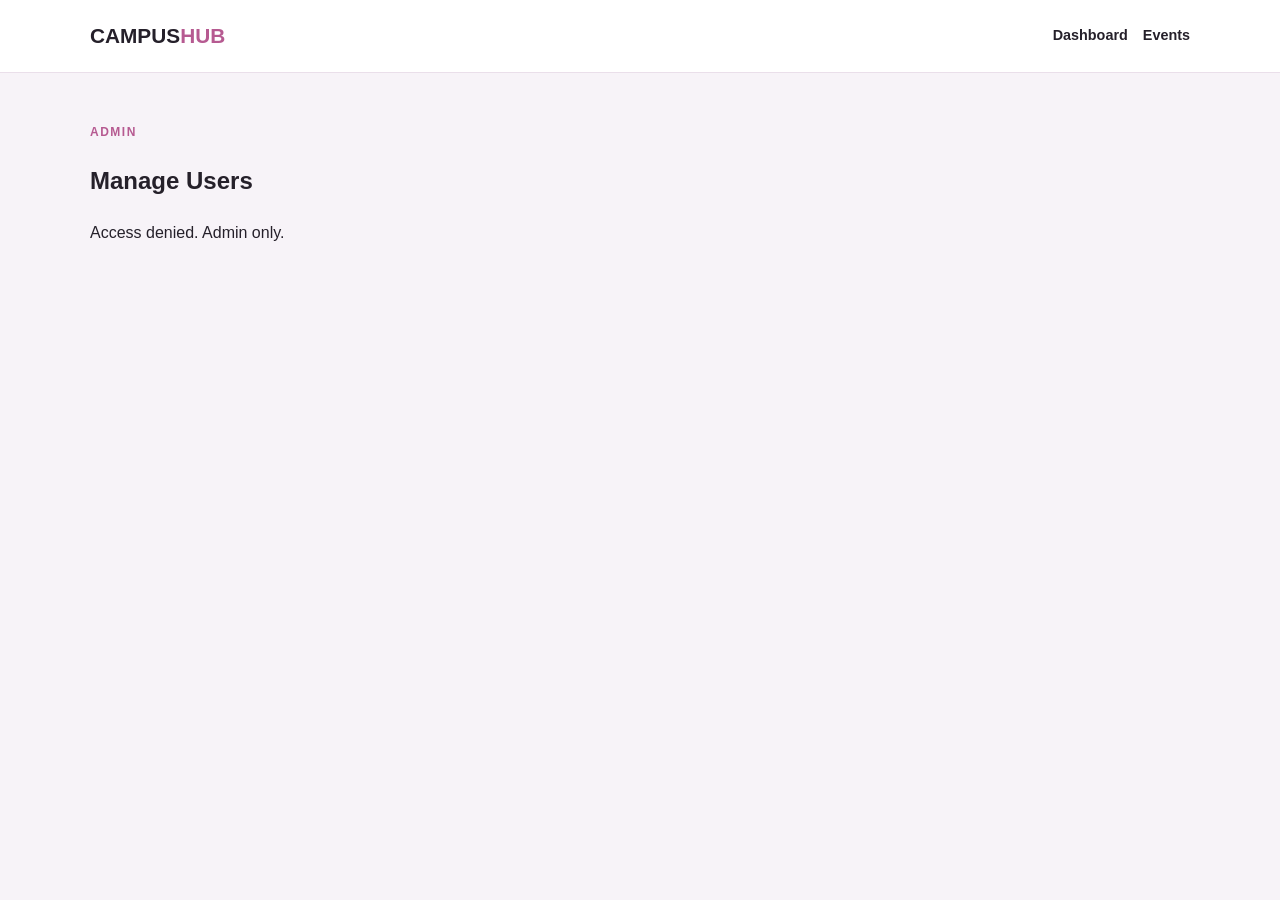
<file: pages/users.html>
<!DOCTYPE html>
<html lang="en">

<head>
    <meta charset="UTF-8">

    <meta
        name="viewport"
        content="width=device-width, initial-scale=1.0"
    >

    <title>Manage Users - CampusHub</title>

    <link
        rel="stylesheet"
        href="../css/style.css"
    >
</head>

<body>

<header class="site-header">

    <nav class="navbar">

        <a
            href="../index.html"
            class="logo"
        >
            CAMPUS<span>HUB</span>
        </a>

        <div class="nav-links">

            <a href="dashboard.html">
                Dashboard
            </a>

            <a href="../index.html">
                Events
            </a>

        </div>

    </nav>

</header>


<main>

<section class="events-section">

<div class="container">

    <p class="eyebrow">
        ADMIN
    </p>

    <h1>
        Manage Users
    </h1>


    <div id="userList"></div>

</div>

</section>

</main>


<script src="https://code.jquery.com/jquery-3.7.1.min.js"></script>

<script src="../js/security.js"></script>
<script src="../js/data.js"></script>
<script src="../js/storage.js"></script>


<script>

$(document).ready(function () {

    const currentUser =
        getCurrentUser();


    const container =
        $("#userList");


    if (
        currentUser.role !== "admin"
    ) {

        container.append(
            $("<p>")
                .text(
                    "Access denied. Admin only."
                )
        );

        return;

    }


    function displayUsers() {

        container.empty();


        const users =
            getUsers();


        users.forEach(
            function (user) {

                const card =
                    $("<article>")
                        .addClass(
                            "registration-item"
                        );


                $("<h2>")
                    .text(user.username)
                    .appendTo(card);


                $("<p>")
                    .text(
                        "Role: " +
                        user.role
                    )
                    .appendTo(card);


                if (
                    user.username ===
                    currentUser.username
                ) {

                    $("<p>")
                        .text(
                            "You cannot change your own role."
                        )
                        .appendTo(card);


                    container.append(card);

                    return;

                }


                const select =
                    $("<select>");


                select.append(
                    $("<option>")
                        .val("student")
                        .text("Student")
                );


                select.append(
                    $("<option>")
                        .val("admin")
                        .text("Admin")
                );


                select.val(
                    user.role
                );


                const button =
                    $("<button>")
                        .addClass(
                            "primary-button"
                        )
                        .text(
                            "Save Role"
                        );


                button.on(
                    "click",
                    function () {

                        const users =
                            getUsers();


                        const account =
                            users.find(
                                function (item) {

                                    return (
                                        item.username ===
                                        user.username
                                    );

                                }
                            );


                        if (!account) {
                            return;
                        }


                        account.role =
                            select.val();


                        saveUsers(users);


                        displayUsers();

                    }
                );


                const actions =
                    $("<div>")
                        .addClass(
                            "form-actions"
                        );


                actions.append(
                    select,
                    button
                );


                card.append(actions);

                container.append(card);

            }
        );

    }


    displayUsers();

});

</script>

</body>
</html>
</file>
<file: css/style.css>
* {
    box-sizing: border-box;
}

html {
    scroll-behavior: smooth;
}

body {
    margin: 0;
    font-family: Arial, Helvetica, sans-serif;
    background: #f7f3f8;
    color: #25202a;
    line-height: 1.6;
}

a {
    color: inherit;
}

.container {
    width: min(1100px, 92%);
    margin: 0 auto;
}

.site-header {
    background: white;
    border-bottom: 1px solid #eadfea;
}

.navbar {
    width: min(1100px, 92%);
    margin: 0 auto;
    min-height: 72px;

    display: flex;
    flex-direction: column;
    justify-content: center;
    gap: 15px;

    padding: 15px 0;
}

.logo {
    text-decoration: none;
    font-size: 1.3rem;
    font-weight: bold;
}

.logo span,
.footer-logo span {
    color: #b65a91;
}

.nav-links {
    display: flex;
    flex-wrap: wrap;
    gap: 15px;
}

.nav-links a {
    text-decoration: none;
    font-weight: bold;
    font-size: 0.9rem;
}

.nav-links a:hover {
    color: #b65a91;
}

.hero {
    padding: 60px 0;
    background: #f1e6ef;
}

.hero h1 {
    margin: 0;
    max-width: 700px;
    font-size: clamp(2.3rem, 7vw, 4rem);
    line-height: 1.05;
}

.hero-text {
    max-width: 600px;
    color: #665d68;
}

.eyebrow {
    margin: 0 0 8px;
    color: #b65a91;
    font-size: 0.75rem;
    font-weight: bold;
    letter-spacing: 1.5px;
    text-transform: uppercase;
}

.events-section {
    padding: 50px 0;
}

.section-header {
    margin-bottom: 25px;
}

.section-header h1,
.section-header h2 {
    margin: 0;
}

.filter-form {
    display: grid;
    gap: 15px;
    margin-bottom: 30px;
    padding: 20px;

    background: white;
    border: 1px solid #eadfea;
    border-radius: 10px;
}

.form-group {
    display: flex;
    flex-direction: column;
    gap: 6px;
    margin-bottom: 15px;
}

.form-group label {
    font-weight: bold;
}

input,
select,
textarea {
    width: 100%;
    padding: 11px;

    border: 1px solid #d8ceda;
    border-radius: 6px;

    font: inherit;
}

input:focus,
select:focus,
textarea:focus,
button:focus,
a:focus {
    outline: 3px solid rgba(182, 90, 145, 0.3);
    outline-offset: 2px;
}

textarea {
    resize: vertical;
}

.event-grid {
    display: grid;
    gap: 20px;
}

.event-card,
.form-card,
.registration-item {
    padding: 24px;

    background: white;
    border: 1px solid #eadfea;
    border-radius: 10px;
}

.event-card h2,
.event-card h3,
.form-card h1,
.form-card h2 {
    margin-top: 0;
}

.event-description,
.event-meta {
    color: #665d68;
}

.event-link {
    display: inline-block;
    margin-top: 10px;

    color: #a64e83;
    font-weight: bold;
    text-decoration: none;
}

.event-link:hover {
    text-decoration: underline;
}

.primary-button,
.secondary-button,
.danger-button {
    display: inline-block;
    padding: 10px 16px;

    border-radius: 6px;
    font: inherit;
    font-weight: bold;
    cursor: pointer;
    text-decoration: none;
}

.primary-button {
    border: 1px solid #b65a91;
    background: #b65a91;
    color: white;
}

.secondary-button {
    border: 1px solid #bbb;
    background: white;
    color: #25202a;
}

.danger-button {
    border: 1px solid #b74455;
    background: white;
    color: #b74455;
}

.primary-button:hover {
    background: #984774;
}

.danger-button:hover {
    background: #b74455;
    color: white;
}

.form-card {
    max-width: 720px;
    margin: 0 auto;
}

.form-actions,
.registration-actions {
    display: flex;
    flex-wrap: wrap;
    gap: 10px;
    margin-top: 20px;
}

.form-error {
    min-height: 18px;
    margin: 0;
    color: #ad3848;
    font-size: 0.85rem;
}

.form-success {
    color: #287342;
    font-weight: bold;
}

.no-events {
    display: none;
}

.registration-item {
    margin-bottom: 18px;
}

.site-footer {
    margin-top: 40px;
    padding: 35px 0;
    background: #27222a;
    color: white;
}

.site-footer p {
    color: #ccc3cf;
}

@media (min-width: 650px) {
    .navbar {
        flex-direction: row;
        justify-content: space-between;
        align-items: center;
    }

    .filter-form {
        grid-template-columns:
            repeat(2, 1fr);
    }

    .event-grid {
        grid-template-columns:
            repeat(2, 1fr);
    }
}

@media (min-width: 950px) {
    .filter-form {
        grid-template-columns:
            repeat(4, 1fr);
    }

    .event-grid {
        grid-template-columns:
            repeat(3, 1fr);
    }
}
</file>
